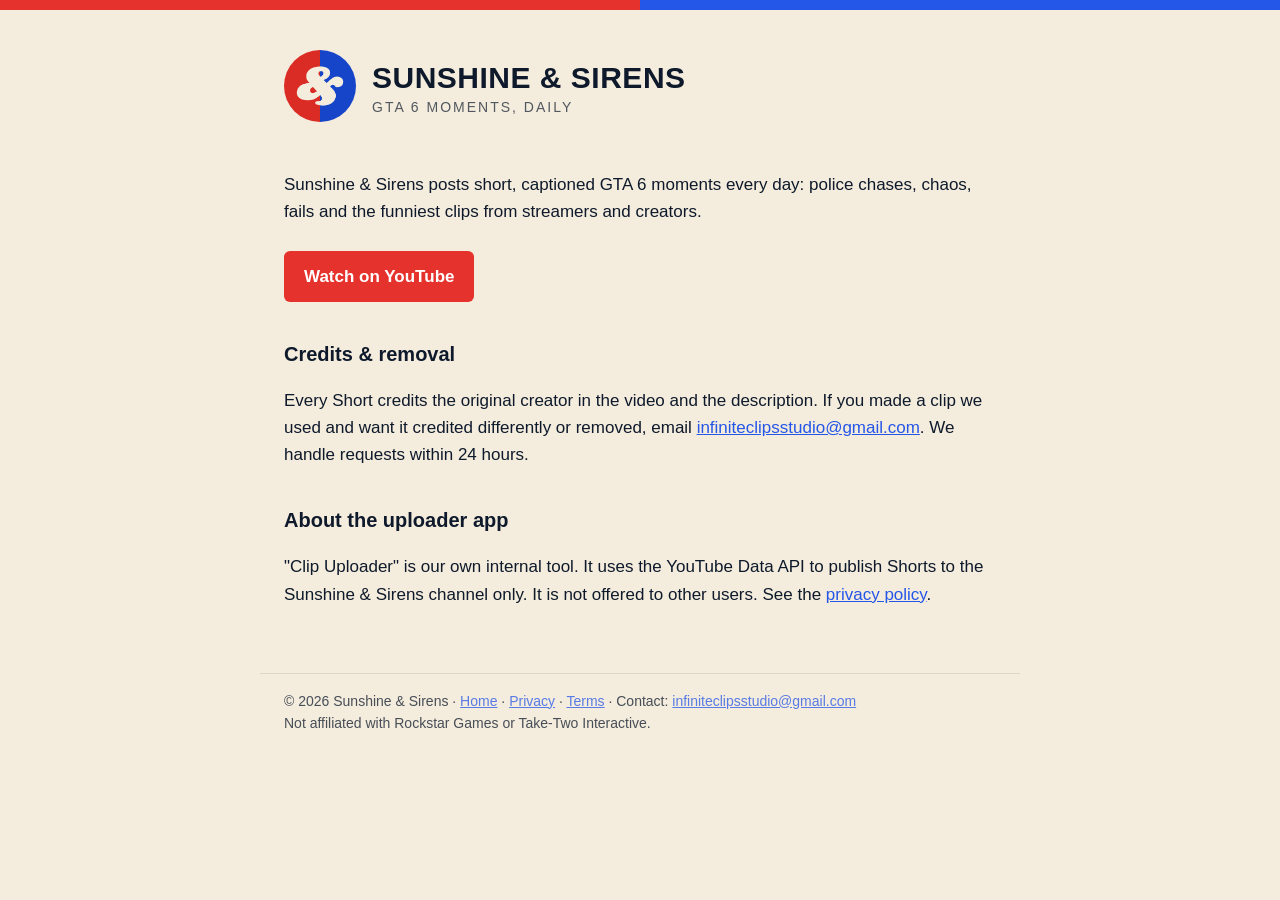
<file: index.html>
<!doctype html><html lang="en"><head><meta charset="utf-8"><meta name="viewport" content="width=device-width,initial-scale=1"><link rel="icon" href="logo.png"><link rel="stylesheet" href="style.css"><title>Sunshine &amp; Sirens: GTA 6 moments, daily</title><meta name="description" content="Short GTA 6 moments: chases, chaos and funny clips, every day."></head>
<body><div class="bar"></div><header><a href="./"><img src="logo.png" alt="Sunshine &amp; Sirens logo"></a><div><h1><a href="./">Sunshine &amp; Sirens</a></h1><p class="tag">GTA 6 moments, daily</p></div></header><main>
<p>Sunshine &amp; Sirens posts short, captioned GTA 6 moments every day: police chases, chaos, fails and the funniest clips from streamers and creators.</p>
<a class="btn" href="https://www.youtube.com/@sunshineandsirens">Watch on YouTube</a>
<h2>Credits &amp; removal</h2>
<p>Every Short credits the original creator in the video and the description. If you made a clip we used and want it credited differently or removed, email <a href="mailto:infiniteclipsstudio@gmail.com">infiniteclipsstudio@gmail.com</a>. We handle requests within 24 hours.</p>
<h2>About the uploader app</h2>
<p>"Clip Uploader" is our own internal tool. It uses the YouTube Data API to publish Shorts to the Sunshine &amp; Sirens channel only. It is not offered to other users. See the <a href="privacy.html">privacy policy</a>.</p>
</main><footer>© 2026 Sunshine &amp; Sirens · <a href="./">Home</a> · <a href="privacy.html">Privacy</a> · <a href="terms.html">Terms</a> · Contact: <a href="mailto:infiniteclipsstudio@gmail.com">infiniteclipsstudio@gmail.com</a><br>Not affiliated with Rockstar Games or Take-Two Interactive.</footer></body></html>
</file>
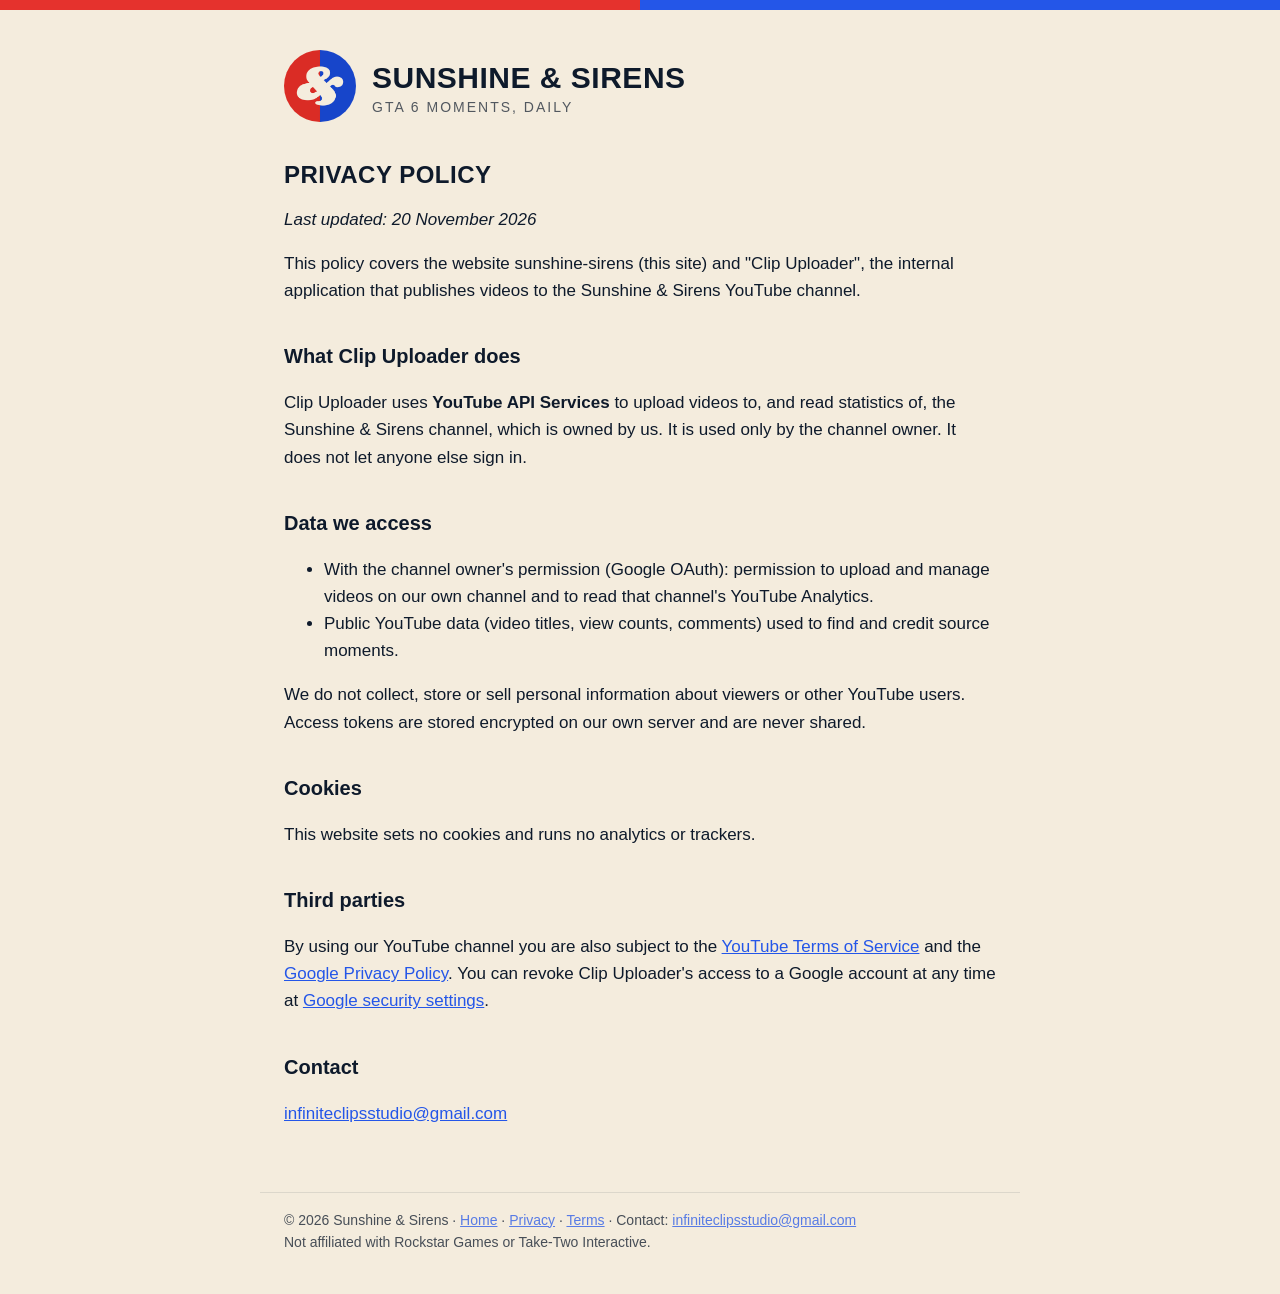
<file: privacy.html>
<!doctype html><html lang="en"><head><meta charset="utf-8"><meta name="viewport" content="width=device-width,initial-scale=1"><link rel="icon" href="logo.png"><link rel="stylesheet" href="style.css"><title>Privacy Policy · Sunshine &amp; Sirens</title></head>
<body><div class="bar"></div><header><a href="./"><img src="logo.png" alt="Sunshine &amp; Sirens logo"></a><div><h1><a href="./">Sunshine &amp; Sirens</a></h1><p class="tag">GTA 6 moments, daily</p></div></header><main>
<h1 style="font-size:24px;margin-top:8px">Privacy Policy</h1><p><em>Last updated: 20 November 2026</em></p>
<p>This policy covers the website sunshine-sirens (this site) and "Clip Uploader", the internal application that publishes videos to the Sunshine &amp; Sirens YouTube channel.</p>
<h2>What Clip Uploader does</h2>
<p>Clip Uploader uses <strong>YouTube API Services</strong> to upload videos to, and read statistics of, the Sunshine &amp; Sirens channel, which is owned by us. It is used only by the channel owner. It does not let anyone else sign in.</p>
<h2>Data we access</h2>
<ul><li>With the channel owner's permission (Google OAuth): permission to upload and manage videos on our own channel and to read that channel's YouTube Analytics.</li>
<li>Public YouTube data (video titles, view counts, comments) used to find and credit source moments.</li></ul>
<p>We do not collect, store or sell personal information about viewers or other YouTube users. Access tokens are stored encrypted on our own server and are never shared.</p>
<h2>Cookies</h2><p>This website sets no cookies and runs no analytics or trackers.</p>
<h2>Third parties</h2>
<p>By using our YouTube channel you are also subject to the <a href="https://www.youtube.com/t/terms">YouTube Terms of Service</a> and the <a href="https://policies.google.com/privacy">Google Privacy Policy</a>. You can revoke Clip Uploader's access to a Google account at any time at <a href="https://myaccount.google.com/permissions">Google security settings</a>.</p>
<h2>Contact</h2><p><a href="mailto:infiniteclipsstudio@gmail.com">infiniteclipsstudio@gmail.com</a></p>
</main><footer>© 2026 Sunshine &amp; Sirens · <a href="./">Home</a> · <a href="privacy.html">Privacy</a> · <a href="terms.html">Terms</a> · Contact: <a href="mailto:infiniteclipsstudio@gmail.com">infiniteclipsstudio@gmail.com</a><br>Not affiliated with Rockstar Games or Take-Two Interactive.</footer></body></html>
</file>
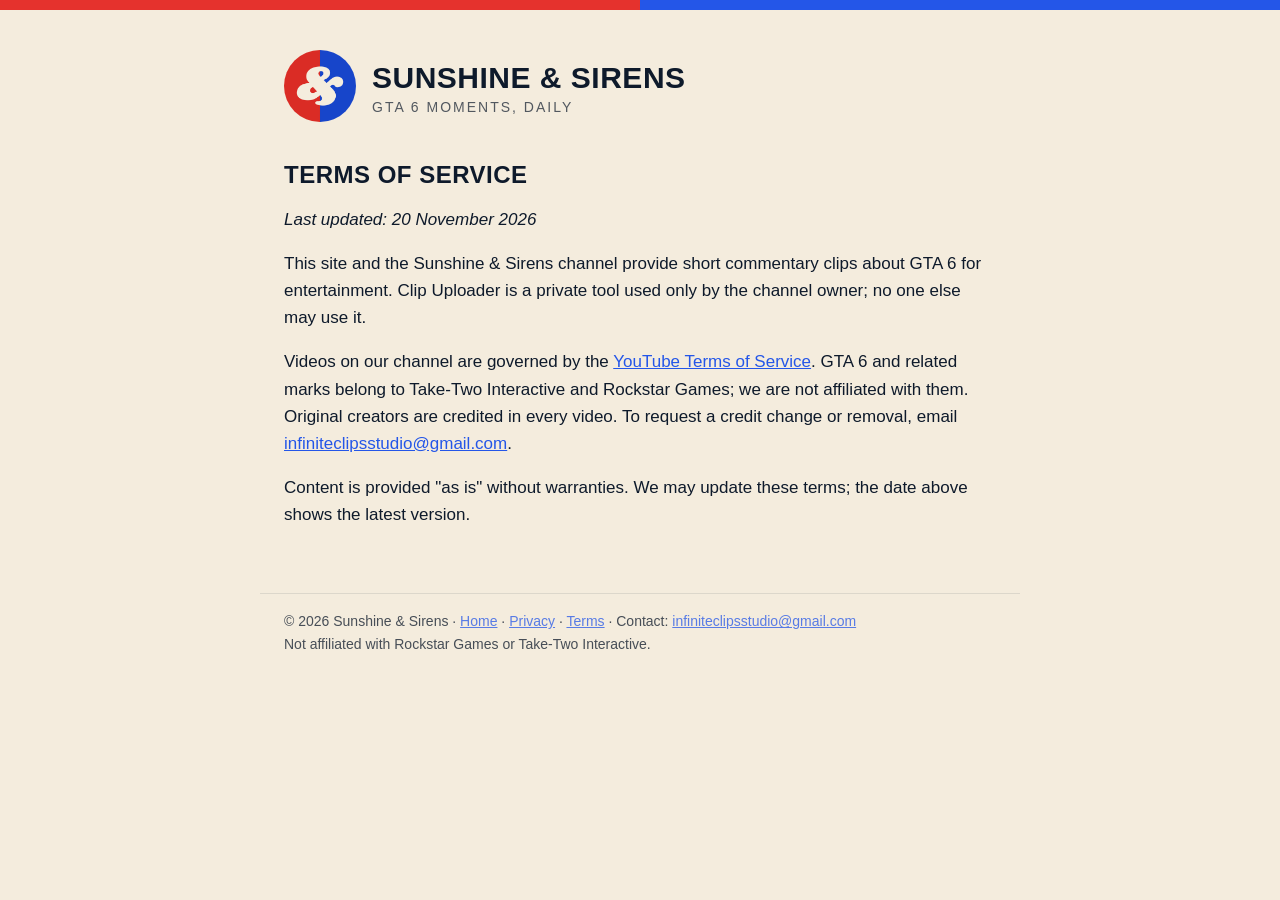
<file: terms.html>
<!doctype html><html lang="en"><head><meta charset="utf-8"><meta name="viewport" content="width=device-width,initial-scale=1"><link rel="icon" href="logo.png"><link rel="stylesheet" href="style.css"><title>Terms · Sunshine &amp; Sirens</title></head>
<body><div class="bar"></div><header><a href="./"><img src="logo.png" alt="Sunshine &amp; Sirens logo"></a><div><h1><a href="./">Sunshine &amp; Sirens</a></h1><p class="tag">GTA 6 moments, daily</p></div></header><main>
<h1 style="font-size:24px;margin-top:8px">Terms of Service</h1><p><em>Last updated: 20 November 2026</em></p>
<p>This site and the Sunshine &amp; Sirens channel provide short commentary clips about GTA 6 for entertainment. Clip Uploader is a private tool used only by the channel owner; no one else may use it.</p>
<p>Videos on our channel are governed by the <a href="https://www.youtube.com/t/terms">YouTube Terms of Service</a>. GTA 6 and related marks belong to Take-Two Interactive and Rockstar Games; we are not affiliated with them. Original creators are credited in every video. To request a credit change or removal, email <a href="mailto:infiniteclipsstudio@gmail.com">infiniteclipsstudio@gmail.com</a>.</p>
<p>Content is provided "as is" without warranties. We may update these terms; the date above shows the latest version.</p>
</main><footer>© 2026 Sunshine &amp; Sirens · <a href="./">Home</a> · <a href="privacy.html">Privacy</a> · <a href="terms.html">Terms</a> · Contact: <a href="mailto:infiniteclipsstudio@gmail.com">infiniteclipsstudio@gmail.com</a><br>Not affiliated with Rockstar Games or Take-Two Interactive.</footer></body></html>
</file>
<file: style.css>
:root{--navy:#0E1A2B;--cream:#F4ECDD;--sun:#FFB21E;--red:#E5322D;--blue:#2456E8}
*{box-sizing:border-box}html{background:var(--cream);color:var(--navy)}
body{margin:0;font:17px/1.6 -apple-system,BlinkMacSystemFont,"Segoe UI",Roboto,Helvetica,Arial,sans-serif}
.bar{height:10px;background:linear-gradient(90deg,var(--red) 50%,var(--blue) 50%)}
header,main,footer{max-width:760px;margin:0 auto;padding:0 24px}
header{display:flex;align-items:center;gap:16px;padding-top:40px}
header img{width:72px;height:72px;border-radius:50%}
header a{color:inherit;text-decoration:none}h1{font-size:30px;line-height:1.1;margin:0;letter-spacing:.5px;text-transform:uppercase}
.tag{margin:2px 0 0;font-size:14px;letter-spacing:2px;text-transform:uppercase;opacity:.7}
main{padding-top:24px;padding-bottom:48px}h2{margin-top:36px;font-size:20px}
a{color:var(--blue)}.btn{display:inline-block;background:var(--red);color:#fff;padding:12px 20px;border-radius:6px;
text-decoration:none;font-weight:700;margin:8px 8px 0 0}.btn.alt{background:var(--navy)}
footer{border-top:1px solid #0E1A2B22;padding-top:16px;padding-bottom:40px;font-size:14px;opacity:.75}
</file>
